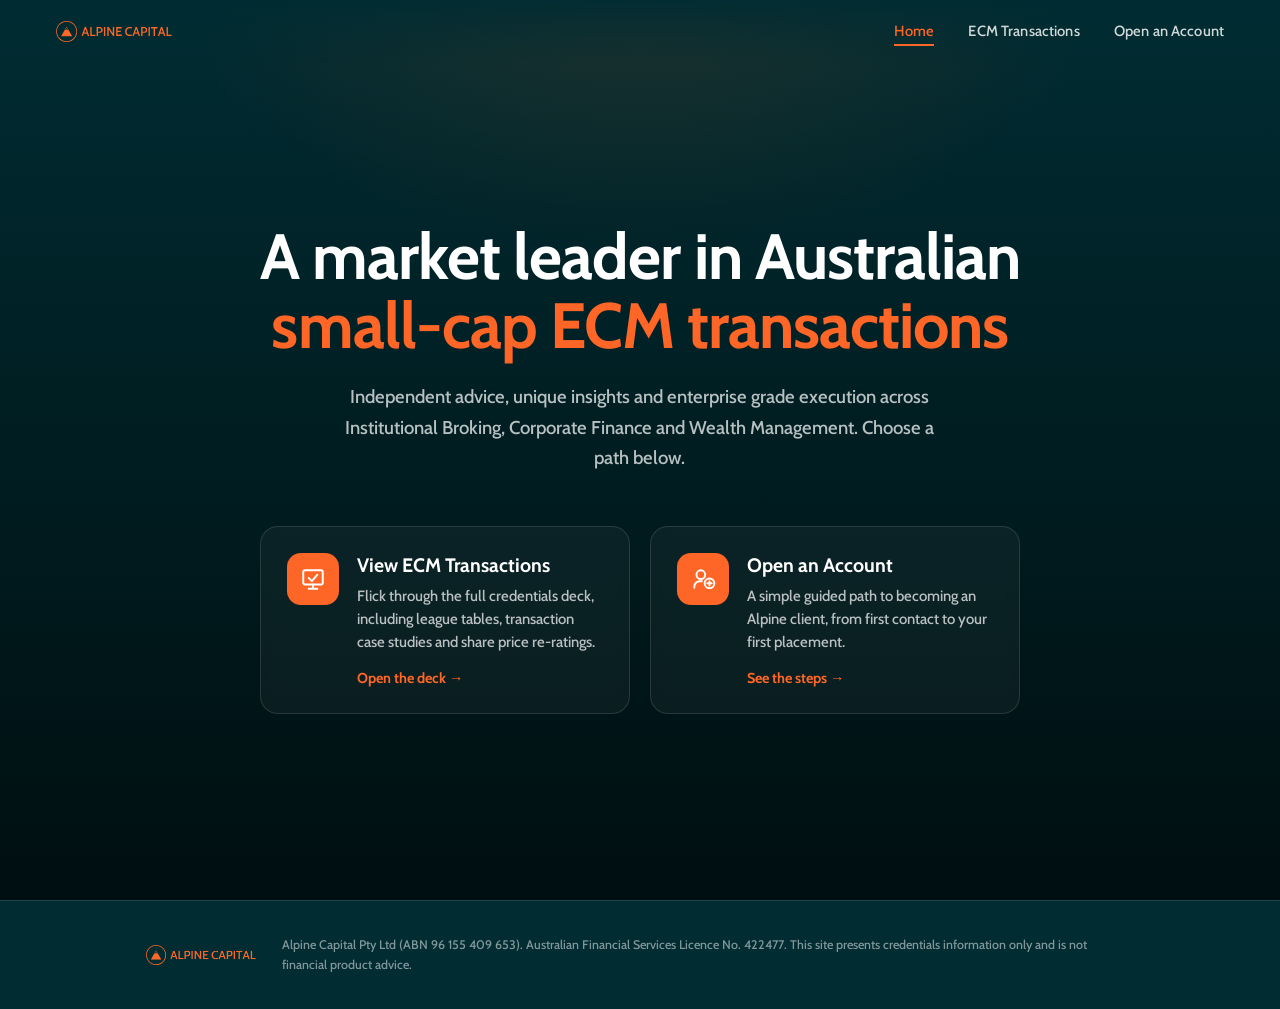
<file: index.html>
<!DOCTYPE html>
<html lang="en">
<head>
  <meta charset="UTF-8" />
  <meta name="viewport" content="width=device-width, initial-scale=1.0" />
  <title>Alpine Capital ECM Credentials</title>
  <meta name="description" content="Alpine Capital ECM credentials. View our ECM transactions deck and learn how to open an account." />
  <link rel="icon" type="image/svg+xml" href="assets/img/alpine-icon.svg" />
  <link rel="preconnect" href="https://fonts.googleapis.com" />
  <link rel="preconnect" href="https://fonts.gstatic.com" crossorigin />
  <link href="https://fonts.googleapis.com/css2?family=Cabin:wght@400;500;600;700&display=swap" rel="stylesheet" />
  <link rel="stylesheet" href="assets/css/style.css" />
</head>
<body>

  <!-- ============ TOP BAR ============ -->
  <header class="topbar" id="topbar">
    <a class="brand" href="#home" data-nav="home" aria-label="Alpine Capital home">
      <img class="brand__logo" src="assets/img/alpine-logo.svg" alt="Alpine Capital" />
    </a>
    <button class="navtoggle" id="navToggle" aria-label="Open menu" aria-expanded="false" aria-controls="topnav">
      <span></span><span></span><span></span>
    </button>
    <nav class="topnav" id="topnav">
      <a href="#home" data-nav="home">Home</a>
      <a href="#deck" data-nav="deck">ECM Transactions</a>
      <a href="#account" data-nav="account">Open an Account</a>
    </nav>
  </header>

  <!-- ============ HOME / LANDING ============ -->
  <main id="view-home" class="view view--home is-active">
    <div class="hero">
      <div class="hero__inner">
        <h1 class="hero__title">A market leader in Australian <br /><span>small-cap ECM transactions</span></h1>
        <p class="hero__lead">
          Independent advice, unique insights and enterprise grade execution across
          Institutional Broking, Corporate Finance and Wealth Management. Choose a path below.
        </p>

        <div class="choices">
          <a class="choice" href="#deck" data-nav="deck">
            <div class="choice__icon" aria-hidden="true">
              <svg viewBox="0 0 24 24" fill="none" stroke="currentColor" stroke-width="1.8" stroke-linecap="round" stroke-linejoin="round">
                <rect x="3" y="4" width="18" height="13" rx="1.5" />
                <path d="M8 21h8M12 17v4" />
                <path d="M8 11l3 3 5-6" />
              </svg>
            </div>
            <div class="choice__body">
              <h2>View ECM Transactions</h2>
              <p>Flick through the full credentials deck, including league tables, transaction case studies and share price re-ratings.</p>
              <span class="choice__cta">Open the deck &rarr;</span>
            </div>
          </a>

          <a class="choice" href="#account" data-nav="account">
            <div class="choice__icon" aria-hidden="true">
              <svg viewBox="0 0 24 24" fill="none" stroke="currentColor" stroke-width="1.8" stroke-linecap="round" stroke-linejoin="round">
                <path d="M4 20v-1a5 5 0 0 1 5-5h2" />
                <circle cx="10" cy="8" r="4" />
                <circle cx="18" cy="16" r="4.5" />
                <path d="M18 14v4M16 16h4" />
              </svg>
            </div>
            <div class="choice__body">
              <h2>Open an Account</h2>
              <p>A simple guided path to becoming an Alpine client, from first contact to your first placement.</p>
              <span class="choice__cta">See the steps &rarr;</span>
            </div>
          </a>
        </div>
      </div>
    </div>

    <footer class="foot">
      <div class="foot__inner">
        <div class="foot__brand">
          <img class="foot__logo" src="assets/img/alpine-logo.svg" alt="Alpine Capital" />
        </div>
        <p class="foot__legal">
          Alpine Capital Pty Ltd (ABN 96 155 409 653). Australian Financial Services Licence No. 422477.
          This site presents credentials information only and is not financial product advice.
        </p>
      </div>
    </footer>
  </main>

  <!-- ============ DECK VIEWER ============ -->
  <section id="view-deck" class="view view--deck" aria-hidden="true">
    <div class="deck">
      <div class="deck__bar">
        <a class="ghostbtn" href="#home" data-nav="home">
          <svg viewBox="0 0 24 24" fill="none" stroke="currentColor" stroke-width="2" stroke-linecap="round" stroke-linejoin="round"><path d="M15 18l-6-6 6-6"/></svg>
          <span>Home</span>
        </a>
        <div class="deck__title">ECM Credentials, June 2026</div>
        <div class="deck__tools">
          <a class="ghostbtn ghostbtn--accent" href="assets/alpine-ecm-credentials.pdf" target="_blank" rel="noopener" title="Download the full deck (PDF)">
            <svg viewBox="0 0 24 24" fill="none" stroke="currentColor" stroke-width="2" stroke-linecap="round" stroke-linejoin="round"><path d="M12 3v12M7 10l5 5 5-5M5 21h14"/></svg>
            <span class="ghostbtn__label">Download deck</span>
          </a>
          <button class="ghostbtn" id="btnFull" aria-label="Toggle fullscreen" title="Fullscreen">
            <svg viewBox="0 0 24 24" fill="none" stroke="currentColor" stroke-width="2" stroke-linecap="round" stroke-linejoin="round"><path d="M8 3H5a2 2 0 0 0-2 2v3M16 3h3a2 2 0 0 1 2 2v3M21 16v3a2 2 0 0 1-2 2h-3M3 16v3a2 2 0 0 0 2 2h3"/></svg>
          </button>
        </div>
      </div>

      <div class="deck__stage" id="stage">
        <button class="tapzone tapzone--prev" id="tapPrev" aria-label="Previous slide" tabindex="-1"></button>
        <button class="tapzone tapzone--next" id="tapNext" aria-label="Next slide" tabindex="-1"></button>

        <button class="navarrow navarrow--prev" id="prev" aria-label="Previous slide">
          <svg viewBox="0 0 24 24" fill="none" stroke="currentColor" stroke-width="2.2" stroke-linecap="round" stroke-linejoin="round"><path d="M15 18l-6-6 6-6"/></svg>
        </button>

        <figure class="slideframe">
          <img id="slideImg" class="slideframe__img" alt="Slide" decoding="async" />
        </figure>

        <button class="navarrow navarrow--next" id="next" aria-label="Next slide">
          <svg viewBox="0 0 24 24" fill="none" stroke="currentColor" stroke-width="2.2" stroke-linecap="round" stroke-linejoin="round"><path d="M9 6l6 6-6 6"/></svg>
        </button>
      </div>

      <div class="deck__foot">
        <div class="progress"><span class="progress__fill" id="progFill"></span></div>
        <div class="deck__meta">
          <span id="counter">1 / 31</span>
        </div>
        <p class="deck__enlargehint">
          Turn your phone sideways, or
          <a href="assets/alpine-ecm-credentials.pdf" target="_blank" rel="noopener">download the deck to enlarge &rarr;</a>
        </p>
      </div>
    </div>
  </section>

  <!-- ============ ACCOUNT STEPS ============ -->
  <section id="view-account" class="view view--account" aria-hidden="true">
    <div class="acct">
      <a class="ghostbtn ghostbtn--onlight acct__back" href="#home" data-nav="home">
        <svg viewBox="0 0 24 24" fill="none" stroke="currentColor" stroke-width="2" stroke-linecap="round" stroke-linejoin="round"><path d="M15 18l-6-6 6-6"/></svg>
        <span>Home</span>
      </a>

      <header class="acct__hero">
        <p class="acct__eyebrow">Getting started</p>
        <h1>Open an account with Alpine</h1>
        <p class="acct__lead">
          Becoming an Alpine client gives you access to our institutional broking desk,
          corporate deal flow and small &amp; mid-cap ECM transactions. Here's how it works.
        </p>
      </header>

      <ol class="steps">
        <li class="step">
          <div class="step__num">1</div>
          <div class="step__body">
            <h3>Get in touch</h3>
            <p>Reach out to the Alpine team to register your interest. We'll arrange an introductory call to understand your objectives, time horizon and the kind of opportunities you're looking for.</p>
            <a class="step__cta" href="mailto:tom@alpinecapital.au?subject=Opening%20an%20account%20with%20Alpine%20Capital">Email the team &rarr;</a>
          </div>
        </li>
        <li class="step">
          <div class="step__num">2</div>
          <div class="step__body">
            <h3>Confirm your investor classification</h3>
            <p>We confirm whether you qualify as a wholesale, sophisticated or professional investor under s708 of the Corporations Act. Where required, we will request an accountant's certificate.</p>
          </div>
        </li>
        <li class="step">
          <div class="step__num">3</div>
          <div class="step__body">
            <h3>Complete your application &amp; verification</h3>
            <p>You'll complete a short application and identity verification (AML/KYC). Our team handles the paperwork with you and answers any questions along the way.</p>
          </div>
        </li>
        <li class="step">
          <div class="step__num">4</div>
          <div class="step__body">
            <h3>Define the service that's right for you</h3>
            <p>Together, we'll define the service that's right for you. From full portfolio construction and wealth management to trading and placement services, we'll tailor our approach to your objectives and risk appetite.</p>
          </div>
        </li>
        <li class="step">
          <div class="step__num">5</div>
          <div class="step__body">
            <h3>Activate your trading account</h3>
            <p>Your account is set up on our execution platform (via FinClear / Morrisons), giving you personalised execution, trade reporting and access to designated trading representatives.</p>
          </div>
        </li>
        <li class="step">
          <div class="step__num">6</div>
          <div class="step__body">
            <h3>Start investing</h3>
            <p>You're live. Access Alpine's corporate deal flow, small &amp; mid-cap ECM placements, pre-IPO and unlisted opportunities, with ongoing aftermarket support from our team.</p>
          </div>
        </li>
      </ol>

      <div class="contacts">
        <h2 class="contacts__title">Speak to the team</h2>
        <div class="contacts__grid">
          <a class="card" href="mailto:tom@alpinecapital.au">
            <span class="card__role">Wealth Management</span>
            <span class="card__name">Thomas Schoenmaker</span>
            <span class="card__line">+61 414 707 680</span>
            <span class="card__line card__mail">tom@alpinecapital.au</span>
          </a>
          <a class="card" href="mailto:jemonson@alpinecapital.au">
            <span class="card__role">Corporate Finance</span>
            <span class="card__name">James Emonson</span>
            <span class="card__line">+61 411 827 342</span>
            <span class="card__line card__mail">jemonson@alpinecapital.au</span>
          </a>
          <a class="card" href="mailto:phil@alpinecapital.au">
            <span class="card__role">Institutional Broking</span>
            <span class="card__name">Phil Cawood</span>
            <span class="card__line">+61 418 281 114</span>
            <span class="card__line card__mail">phil@alpinecapital.au</span>
          </a>
          <a class="card" href="mailto:charles@alpinecapital.au">
            <span class="card__role">Corporate Finance</span>
            <span class="card__name">Charles Reed</span>
            <span class="card__line">+61 437 533 220</span>
            <span class="card__line card__mail">charles@alpinecapital.au</span>
          </a>
        </div>

        <a class="bigcta" href="mailto:tom@alpinecapital.au?subject=Opening%20an%20account%20with%20Alpine%20Capital">
          Email us to get started &rarr;
        </a>
      </div>

      <footer class="foot foot--onlight">
        <div class="foot__inner">
          <p class="foot__legal">
            Alpine Capital Pty Ltd (ABN 96 155 409 653). Australian Financial Services Licence No. 422477.
            The steps above are a general guide only and not personal financial advice. Eligibility criteria apply.
          </p>
        </div>
      </footer>
    </div>
  </section>

  <script src="assets/js/app.js"></script>
</body>
</html>
</file>
<file: assets/css/style.css>
/* ============================================================
   Alpine Capital - ECM Credentials site
   Brand book palette + Cabin typeface
   Colours (only these): #002C32 Dark Green, #FD6626 Orange,
   #FFFFFF White, #F3F3F4 Light Grey, #000000 Black
   ============================================================ */

:root {
  --green:  #002C32;
  --orange: #FD6626;
  --white:  #FFFFFF;
  --grey:   #F3F3F4;
  --black:  #000000;

  /* opacity helpers derived only from the palette colours */
  --line:         rgba(255,255,255,.12);
  --muted-light:  rgba(255,255,255,.72);
  --muted:        rgba(0,44,50,.66);
  --green-shadow: rgba(0,44,50,.40);

  --shadow: 0 24px 60px -20px rgba(0,0,0,.55);
  --radius: 18px;
  --head: "Cabin", Arial, sans-serif;
  --body: "Cabin", Arial, sans-serif;
}

* { box-sizing: border-box; margin: 0; padding: 0; }

html { scroll-behavior: smooth; }

body {
  font-family: var(--body);
  font-weight: 500;
  color: var(--green);
  background: var(--green);
  overflow-x: hidden;
  -webkit-font-smoothing: antialiased;
  text-rendering: optimizeLegibility;
}

img { max-width: 100%; display: block; }
a { text-decoration: none; color: inherit; }

/* ---------- View switching ---------- */
.view { display: none; min-height: 100vh; }
.view.is-active { display: block; }

/* ============================================================
   TOP BAR
   ============================================================ */
.topbar {
  position: fixed;
  inset: 0 0 auto 0;
  z-index: 50;
  display: flex;
  align-items: center;
  justify-content: space-between;
  padding: 18px clamp(20px, 5vw, 56px);
  background: linear-gradient(to bottom, rgba(0,44,50,.92), rgba(0,44,50,0));
  transition: background .3s ease;
}
.topbar.is-solid { background: var(--green); box-shadow: 0 2px 20px rgba(0,0,0,.35); }

.brand { display: inline-flex; align-items: center; color: var(--orange); }
.brand__logo { height: 21px; width: auto; display: block; }

.topnav { display: flex; gap: clamp(14px, 3vw, 34px); align-items: center; }
.topnav a {
  font-family: var(--head);
  font-weight: 500;
  font-size: .92rem;
  color: rgba(255,255,255,.82);
  letter-spacing: .01em;
  position: relative;
  padding: 4px 0;
  transition: color .2s ease;
}
.topnav a::after {
  content: ""; position: absolute; left: 0; bottom: -2px; height: 2px; width: 0;
  background: var(--orange); transition: width .25s ease;
}
.topnav a:hover { color: var(--white); }
.topnav a:hover::after { width: 100%; }
.topnav a[aria-current="true"] { color: var(--orange); }
.topnav a[aria-current="true"]::after { width: 100%; }

/* Hamburger (mobile) */
.navtoggle {
  display: none;
  flex-direction: column;
  justify-content: center;
  gap: 5px;
  width: 42px; height: 42px;
  padding: 11px;
  background: rgba(255,255,255,.06);
  border: 1px solid rgba(255,255,255,.14);
  border-radius: 10px;
  cursor: pointer;
}
.navtoggle span {
  display: block; height: 2px; width: 100%;
  background: var(--white); border-radius: 2px;
  transition: transform .25s ease, opacity .2s ease;
}
.navtoggle.is-open span:nth-child(1) { transform: translateY(7px) rotate(45deg); }
.navtoggle.is-open span:nth-child(2) { opacity: 0; }
.navtoggle.is-open span:nth-child(3) { transform: translateY(-7px) rotate(-45deg); }

/* ============================================================
   HOME / HERO
   ============================================================ */
.view--home { background: var(--green); }

.hero {
  position: relative;
  overflow: hidden;
  min-height: 100vh;
  display: flex;
  flex-direction: column;
  align-items: center;
  justify-content: center;
  text-align: center;
  padding: 132px clamp(20px, 5vw, 40px) 96px;
  background:
    radial-gradient(760px 460px at 50% -4%, rgba(253,102,38,.13), transparent 62%),
    linear-gradient(180deg, var(--green), var(--black) 150%);
}

.hero__inner { position: relative; z-index: 2; max-width: 860px; margin: 0 auto; }

.hero__title {
  font-family: var(--head);
  font-weight: 700;
  color: var(--white);
  font-size: clamp(2.1rem, 6vw, 4rem);
  line-height: 1.08;
  letter-spacing: -.015em;
}
.hero__title span { color: var(--orange); }
.hero__lead {
  margin: 22px auto 0;
  max-width: 600px;
  color: var(--muted-light);
  font-size: clamp(1rem, 1.6vw, 1.16rem);
  line-height: 1.65;
}

/* Choice cards */
.choices {
  margin: 52px auto 0;
  display: grid;
  grid-template-columns: repeat(auto-fit, minmax(270px, 1fr));
  gap: 20px;
  max-width: 760px;
  width: 100%;
  text-align: left;
}
.choice {
  display: flex;
  gap: 18px;
  padding: 26px;
  border-radius: var(--radius);
  background: rgba(255,255,255,.04);
  border: 1px solid var(--line);
  backdrop-filter: blur(6px);
  transition: transform .25s ease, border-color .25s ease, background .25s ease;
}
.choice:hover {
  transform: translateY(-4px);
  border-color: var(--orange);
  background: rgba(253,102,38,.08);
}
.choice__icon {
  flex: none;
  width: 52px; height: 52px;
  border-radius: 14px;
  display: grid; place-items: center;
  background: var(--orange);
  color: var(--white);
}
.choice__icon svg { width: 26px; height: 26px; }
.choice__body h2 {
  font-family: var(--head);
  font-weight: 700;
  font-size: 1.22rem;
  color: var(--white);
  margin-bottom: 8px;
}
.choice__body p {
  color: var(--muted-light);
  font-size: .93rem;
  line-height: 1.55;
  margin-bottom: 14px;
}
.choice__cta {
  display: inline-block;
  font-family: var(--head);
  font-weight: 700;
  font-size: .9rem;
  color: var(--orange);
  transition: transform .25s ease;
}
.choice:hover .choice__cta { transform: translateX(4px); }

/* ============================================================
   FOOTER
   ============================================================ */
.foot { background: var(--green); border-top: 1px solid var(--line); }
.foot__inner {
  max-width: 1100px; margin: 0 auto;
  padding: 34px clamp(20px, 5vw, 56px);
  display: flex; align-items: center; gap: 26px; flex-wrap: wrap;
}
.foot__brand { display: inline-flex; align-items: center; color: var(--orange); }
.foot__logo { height: 20px; width: auto; display: block; }
.foot__legal { color: rgba(255,255,255,.5); font-size: .78rem; line-height: 1.6; flex: 1 1 340px; }
.foot--onlight { background: var(--green); border-top: none; margin-top: 40px; border-radius: var(--radius); }

/* ============================================================
   DECK VIEWER
   ============================================================ */
.view--deck { background: var(--black); }
.deck {
  height: 100vh;
  display: flex;
  flex-direction: column;
  color: var(--white);
  /* tapping controls should navigate, never double-tap zoom */
  touch-action: manipulation;
  -webkit-tap-highlight-color: transparent;
}

.deck__bar {
  display: flex; align-items: center; justify-content: space-between;
  gap: 14px;
  padding: 14px clamp(14px, 3vw, 30px);
  border-bottom: 1px solid rgba(255,255,255,.08);
}
.deck__title {
  font-family: var(--head); font-weight: 500; font-size: .9rem;
  color: rgba(255,255,255,.7); letter-spacing: .04em;
}
.deck__tools { display: flex; gap: 8px; }

.ghostbtn {
  display: inline-flex; align-items: center; gap: 8px;
  font-family: var(--head); font-weight: 500; font-size: .88rem;
  color: rgba(255,255,255,.85);
  background: rgba(255,255,255,.06);
  border: 1px solid rgba(255,255,255,.12);
  border-radius: 10px;
  padding: 9px 13px;
  cursor: pointer;
  transition: background .2s ease, border-color .2s ease, color .2s ease;
}
.ghostbtn svg { width: 18px; height: 18px; }
.ghostbtn:hover { background: var(--orange); border-color: var(--orange); color: var(--white); }
.ghostbtn--accent { background: rgba(253,102,38,.16); border-color: rgba(253,102,38,.55); color: var(--white); }
.ghostbtn--accent:hover { background: var(--orange); border-color: var(--orange); }
.ghostbtn--onlight {
  color: var(--green); background: rgba(0,44,50,.06); border-color: rgba(0,44,50,.14);
}
.ghostbtn--onlight:hover { color: var(--white); }

.deck__stage {
  flex: 1;
  position: relative;
  display: flex; align-items: center; justify-content: center;
  padding: clamp(12px, 3vw, 34px);
  min-height: 0;
}
.slideframe {
  width: 100%;
  max-width: min(100%, calc((100vh - 200px) * 1.7778));
  aspect-ratio: 16 / 9;
  border-radius: 12px;
  overflow: hidden;
  box-shadow: var(--shadow);
  background: var(--green);
}
.slideframe__img {
  width: 100%; height: 100%; object-fit: contain;
  opacity: 1; transition: opacity .28s ease;
  user-select: none; -webkit-user-select: none;
  -webkit-user-drag: none; pointer-events: none;
}
.slideframe__img.is-fading { opacity: 0; }

/* Full-height tap zones: tap anywhere left/right to change slide */
.tapzone {
  position: absolute; top: 0; bottom: 0;
  width: 40%;
  background: transparent; border: 0; padding: 0; margin: 0;
  cursor: pointer; z-index: 3;
  touch-action: manipulation;
  -webkit-tap-highlight-color: transparent;
}
.tapzone--prev { left: 0; }
.tapzone--next { right: 0; }

.navarrow {
  position: absolute;
  top: 50%; transform: translateY(-50%);
  z-index: 5;
  width: 68px; height: 68px;
  border-radius: 50%;
  display: grid; place-items: center;
  background: rgba(253,102,38,.18);
  border: 2px solid rgba(253,102,38,.55);
  color: var(--white);
  cursor: pointer;
  touch-action: manipulation;
  user-select: none; -webkit-user-select: none;
  transition: background .2s ease, border-color .2s ease, transform .2s ease;
  animation: arrowPulse 2.2s ease-in-out infinite;
}
.navarrow svg { width: 32px; height: 32px; }
.navarrow:hover { background: var(--orange); border-color: var(--orange); }
.navarrow:active { transform: translateY(-50%) scale(.92); }
.navarrow--prev { left: clamp(10px, 2.5vw, 30px); }
.navarrow--next { right: clamp(10px, 2.5vw, 30px); }
.navarrow:disabled { opacity: .2; cursor: default; animation: none; }
.navarrow:disabled:hover { background: rgba(253,102,38,.18); border-color: rgba(253,102,38,.55); }

/* Pulse stops once the person starts flicking through */
.deck--touched .navarrow { animation: none; }

@keyframes arrowPulse {
  0%, 100% { box-shadow: 0 0 0 0 rgba(253,102,38,0); }
  50%      { box-shadow: 0 0 0 14px rgba(253,102,38,.14); }
}

.deck__foot { padding: 0 clamp(14px, 3vw, 30px) 20px; }
.progress {
  height: 4px; border-radius: 4px; overflow: hidden;
  background: rgba(255,255,255,.1); margin-bottom: 12px;
}
.progress__fill {
  display: block; height: 100%; width: 3.2%;
  background: var(--orange);
  border-radius: 4px; transition: width .3s ease;
}
.deck__meta {
  display: flex; align-items: center; justify-content: space-between; gap: 12px;
  font-family: var(--head);
}
#counter { font-weight: 700; font-size: .95rem; }

.deck__enlargehint { display: none; }
.deck__enlargehint a { color: var(--orange); font-weight: 700; }

/* ============================================================
   ACCOUNT STEPS
   ============================================================ */
.view--account { background: var(--grey); }
.acct {
  max-width: 920px; margin: 0 auto;
  padding: 108px clamp(20px, 5vw, 40px) 60px;
}
.acct__back { margin-bottom: 30px; }

.acct__hero { margin-bottom: 48px; }
.acct__eyebrow {
  font-family: var(--head); text-transform: uppercase; letter-spacing: .2em;
  font-size: .78rem; font-weight: 700; color: var(--orange); margin-bottom: 14px;
}
.acct__hero h1 {
  font-family: var(--head); font-weight: 700; color: var(--green);
  font-size: clamp(2rem, 5vw, 3.1rem); line-height: 1.1; letter-spacing: -.01em;
}
.acct__lead {
  margin-top: 18px; max-width: 640px; color: var(--muted);
  font-size: clamp(1rem, 1.5vw, 1.12rem); line-height: 1.65;
}

.steps { list-style: none; display: flex; flex-direction: column; gap: 16px; }
.step {
  display: flex; gap: 22px; align-items: flex-start;
  background: var(--white);
  border: 1px solid rgba(0,44,50,.08);
  border-radius: var(--radius);
  padding: 26px 28px;
  transition: transform .2s ease, box-shadow .2s ease;
}
.step:hover { transform: translateX(4px); box-shadow: 0 14px 34px -22px var(--green-shadow); }
.step__num {
  flex: none;
  width: 46px; height: 46px; border-radius: 12px;
  display: grid; place-items: center;
  font-family: var(--head); font-weight: 700; font-size: 1.2rem;
  color: var(--white); background: var(--green);
}
.step:hover .step__num { background: var(--orange); }
.step__body h3 {
  font-family: var(--head); font-weight: 700; font-size: 1.16rem;
  color: var(--green); margin-bottom: 6px;
}
.step__body p { color: var(--muted); font-size: .96rem; line-height: 1.62; }
.step__cta {
  display: inline-block; margin-top: 12px;
  font-family: var(--head); font-weight: 700; font-size: .9rem;
  color: var(--orange);
  transition: transform .2s ease;
}
.step__cta:hover { transform: translateX(3px); }

/* Contacts */
.contacts { margin-top: 60px; }
.contacts__title {
  font-family: var(--head); font-weight: 700; color: var(--green);
  font-size: 1.6rem; margin-bottom: 22px;
}
.contacts__grid {
  display: grid; gap: 16px;
  grid-template-columns: repeat(auto-fit, minmax(220px, 1fr));
}
.card {
  display: flex; flex-direction: column; gap: 4px;
  background: var(--green);
  color: var(--white);
  border-radius: var(--radius);
  padding: 22px 24px;
  transition: transform .2s ease, box-shadow .2s ease;
}
.card:hover { transform: translateY(-4px); box-shadow: 0 16px 36px -20px rgba(0,0,0,.5); }
.card__role {
  font-family: var(--head); font-weight: 700; font-size: .76rem;
  text-transform: uppercase; letter-spacing: .12em; color: var(--orange);
  margin-bottom: 6px;
}
.card__name { font-family: var(--head); font-weight: 700; font-size: 1.12rem; }
.card__line { font-size: .9rem; color: rgba(255,255,255,.75); }
.card__mail { color: var(--orange); }

.bigcta {
  display: inline-block; margin-top: 34px;
  font-family: var(--head); font-weight: 700; font-size: 1.02rem;
  color: var(--white); background: var(--orange);
  padding: 16px 30px; border-radius: 14px;
  transition: filter .2s ease, transform .2s ease;
}
.bigcta:hover { filter: brightness(.92); transform: translateY(-2px); }

.foot--onlight .foot__legal { color: rgba(255,255,255,.55); }

/* ============================================================
   RESPONSIVE
   ============================================================ */
@media (max-width: 720px) {
  .navtoggle { display: flex; }
  .brand__logo { height: 19px; }

  .topnav {
    position: absolute;
    top: 100%; left: 0; right: 0;
    margin-top: 10px;
    flex-direction: column;
    align-items: stretch;
    gap: 0;
    padding: 8px;
    background: var(--green);
    border: 1px solid var(--line);
    border-radius: 14px;
    box-shadow: 0 20px 44px rgba(0,0,0,.45);
    transform: translateY(-10px);
    opacity: 0;
    pointer-events: none;
    transition: transform .22s ease, opacity .22s ease;
  }
  .topnav.is-open { transform: translateY(0); opacity: 1; pointer-events: auto; }
  .topnav a {
    padding: 14px 16px;
    font-size: 1rem;
    border-radius: 10px;
  }
  .topnav a::after { display: none; }
  .topnav a:hover { background: rgba(255,255,255,.06); }
  .topnav a[aria-current="true"] { background: rgba(253,102,38,.12); }

  .hero { padding: 104px 22px 72px; }
  .hero__title { font-size: clamp(1.9rem, 8.5vw, 2.5rem); }
  .hero__title br { display: none; }
  .hero__lead { font-size: 1rem; }
  .choices { grid-template-columns: 1fr; max-width: 420px; gap: 16px; }

  .navarrow { width: 42px; height: 42px; }
  .deck__title { display: none; }
  .step { padding: 20px; gap: 16px; }

  .deck__enlargehint {
    display: block;
    text-align: center;
    margin-top: 10px;
    font-family: var(--head);
    font-size: .82rem;
    color: rgba(255,255,255,.5);
  }
}

@media (max-width: 480px) {
  .ghostbtn__label { display: none; }
}

@media (max-width: 420px) {
  .brand__logo { height: 17px; }
}

/* Landscape phones: trim the chrome so a rotated slide fills the screen */
@media (orientation: landscape) and (max-height: 500px) {
  .deck__bar { padding: 7px clamp(12px, 3vw, 24px); }
  .deck__foot { padding: 0 clamp(12px, 3vw, 24px) 8px; }
  .deck__stage { padding: 8px; }
  .progress { margin-bottom: 8px; }
  .deck__enlargehint { display: none; }
  .slideframe { max-width: min(100%, calc((100vh - 96px) * 1.7778)); }
}
</file>
